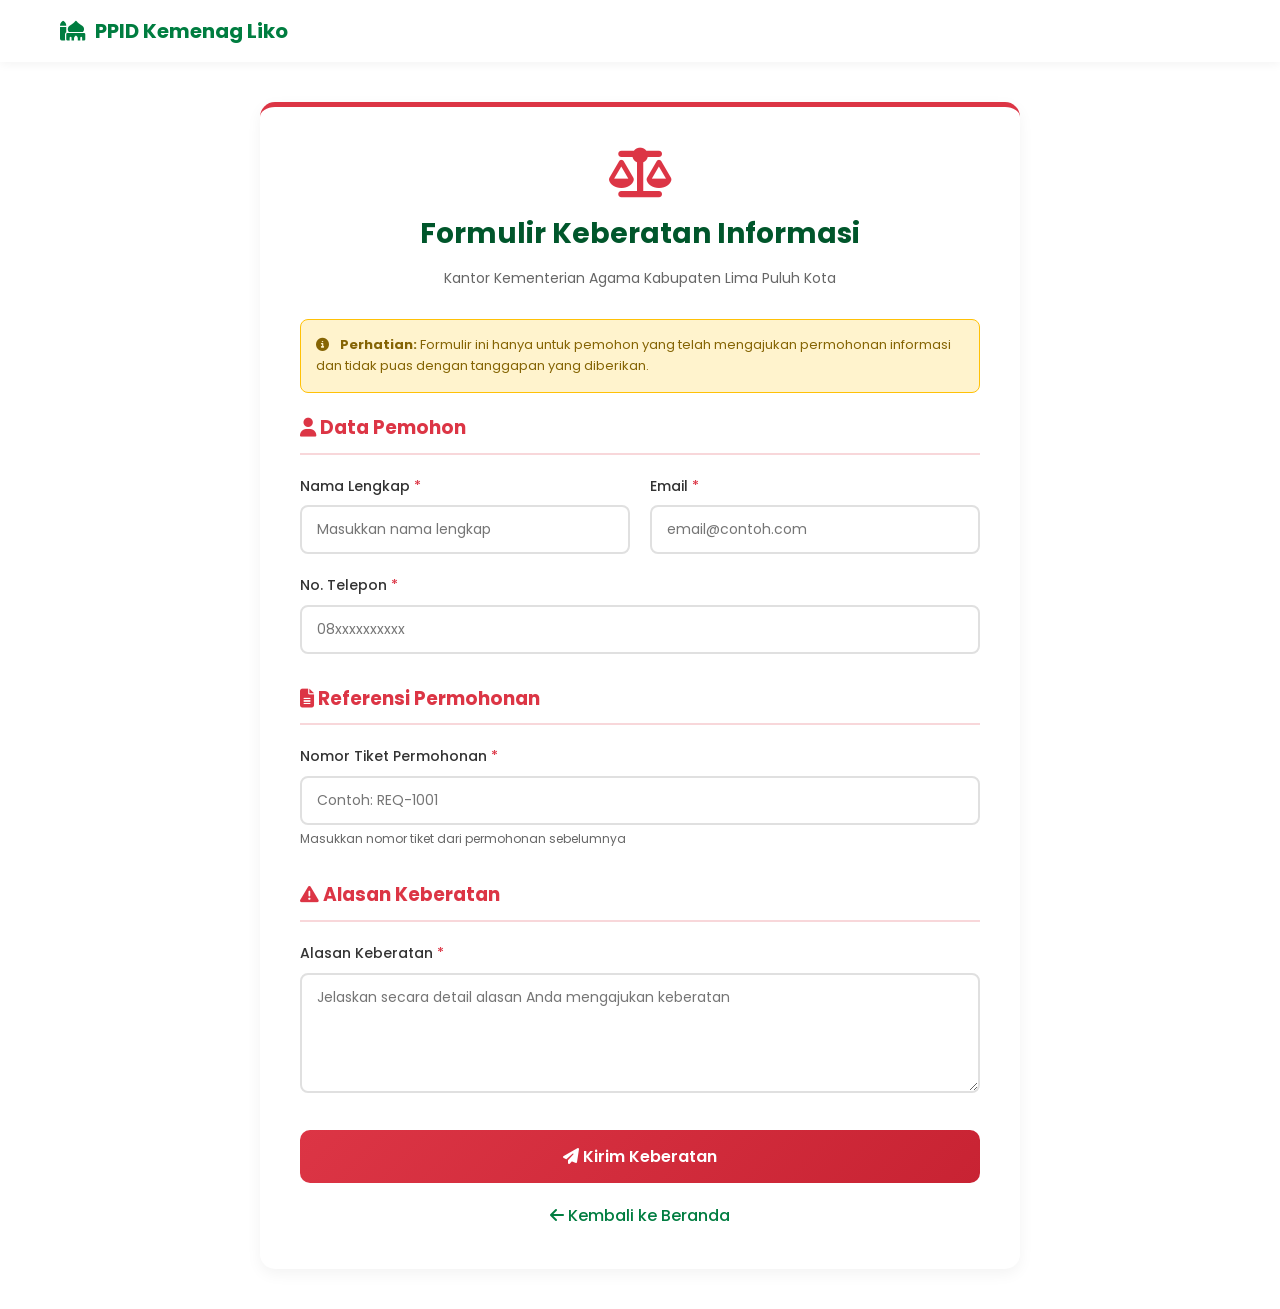
<file: keberatan.html>
<!DOCTYPE html>
<html lang="id">
<head>
    <meta charset="UTF-8">
    <meta name="viewport" content="width=device-width, initial-scale=1.0">
    <title>Form Keberatan Informasi - PPID Kemenag Liko</title>
    <link href="https://fonts.googleapis.com/css2?family=Poppins:wght@300;400;500;600;700&display=swap" rel="stylesheet">
    <link rel="stylesheet" href="https://cdnjs.cloudflare.com/ajax/libs/font-awesome/6.4.0/css/all.min.css">
    <link rel="stylesheet" href="style.css">
    <style>
        .form-container { max-width: 800px; margin: 0 auto; padding: 40px 20px; }
        .form-card { background: white; border-radius: 15px; padding: 40px; box-shadow: 0 5px 15px rgba(0,0,0,0.05); border-top: 5px solid #dc3545; }
        .form-section { margin-bottom: 30px; }
        .form-section h3 { color: #dc3545; margin-bottom: 20px; padding-bottom: 10px; border-bottom: 2px solid #f8d7da; }
        .form-group { margin-bottom: 20px; }
        .form-group label { display: block; margin-bottom: 8px; font-weight: 500; color: #333; font-size: 14px; }
        .form-group label .required { color: #dc3545; }
        .form-group input, .form-group textarea { width: 100%; padding: 12px 15px; border: 2px solid #e0e0e0; border-radius: 8px; font-size: 14px; transition: all 0.3s; outline: none; font-family: 'Poppins', sans-serif; }
        .form-group input:focus, .form-group textarea:focus { border-color: #dc3545; box-shadow: 0 0 0 3px rgba(220, 53, 69, 0.1); }
        .form-group textarea { resize: vertical; min-height: 120px; }
        .form-row { display: grid; grid-template-columns: 1fr 1fr; gap: 20px; }
        .info-box { background: #fff3cd; border: 1px solid #ffc107; border-radius: 8px; padding: 15px; margin-bottom: 20px; font-size: 13px; color: #856404; }
        .info-box i { margin-right: 8px; }
        .btn-submit { width: 100%; padding: 14px; background: linear-gradient(135deg, #dc3545, #c82333); color: white; border: none; border-radius: 10px; font-size: 16px; font-weight: 600; cursor: pointer; transition: all 0.3s; }
        .btn-submit:hover { transform: translateY(-2px); box-shadow: 0 10px 20px rgba(220, 53, 69, 0.3); }
        .btn-submit:disabled { opacity: 0.6; cursor: not-allowed; transform: none; }
        .back-link { text-align: center; margin-top: 20px; }
        .back-link a { color: var(--primary-green); text-decoration: none; font-weight: 500; }
        .back-link a:hover { text-decoration: underline; }
        @media (max-width: 768px) { .form-row { grid-template-columns: 1fr; } .form-card { padding: 25px; } }
    </style>
</head>
<body>
    <header>
        <div class="container">
            <nav>
                <a href="index.html" class="logo"><i class="fas fa-mosque"></i> PPID Kemenag Liko</a>
            </nav>
        </div>
    </header>

    <div class="form-container">
        <div class="form-card">
            <div style="text-align: center; margin-bottom: 30px;">
                <i class="fas fa-balance-scale" style="font-size: 50px; color: #dc3545; margin-bottom: 15px;"></i>
                <h1 style="color: var(--dark-green); font-size: 28px; margin-bottom: 10px;">Formulir Keberatan Informasi</h1>
                <p style="color: var(--text-light); font-size: 14px;">Kantor Kementerian Agama Kabupaten Lima Puluh Kota</p>
            </div>

            <div class="info-box">
                <i class="fas fa-info-circle"></i>
                <strong>Perhatian:</strong> Formulir ini hanya untuk pemohon yang telah mengajukan permohonan informasi dan tidak puas dengan tanggapan yang diberikan.
            </div>

            <div id="alert" class="alert"></div>

            <form id="keberatan-form">
                <div class="form-section">
                    <h3><i class="fas fa-user"></i> Data Pemohon</h3>
                    <div class="form-row">
                        <div class="form-group">
                            <label>Nama Lengkap <span class="required">*</span></label>
                            <input type="text" id="nama" required placeholder="Masukkan nama lengkap">
                        </div>
                        <div class="form-group">
                            <label>Email <span class="required">*</span></label>
                            <input type="email" id="email" required placeholder="email@contoh.com">
                        </div>
                    </div>
                    <div class="form-group">
                        <label>No. Telepon <span class="required">*</span></label>
                        <input type="tel" id="telepon" required placeholder="08xxxxxxxxxx">
                    </div>
                </div>

                <div class="form-section">
                    <h3><i class="fas fa-file-alt"></i> Referensi Permohonan</h3>
                    <div class="form-group">
                        <label>Nomor Tiket Permohonan <span class="required">*</span></label>
                        <input type="text" id="no_permohonan" required placeholder="Contoh: REQ-1001">
                        <small style="color: #666; font-size: 12px;">Masukkan nomor tiket dari permohonan sebelumnya</small>
                    </div>
                </div>

                <div class="form-section">
                    <h3><i class="fas fa-exclamation-triangle"></i> Alasan Keberatan</h3>
                    <div class="form-group">
                        <label>Alasan Keberatan <span class="required">*</span></label>
                        <textarea id="alasan" required placeholder="Jelaskan secara detail alasan Anda mengajukan keberatan"></textarea>
                    </div>
                </div>

                <button type="submit" class="btn-submit" id="btn-submit">
                    <i class="fas fa-paper-plane"></i> Kirim Keberatan
                </button>
            </form>

            <div class="back-link">
                <a href="index.html"><i class="fas fa-arrow-left"></i> Kembali ke Beranda</a>
            </div>
        </div>
    </div>

    <script src="config.js"></script>
    <script src="api.js"></script>
    <script>
        document.getElementById('keberatan-form').addEventListener('submit', async (e) => {
            e.preventDefault();
            
            const btn = document.getElementById('btn-submit');
            const alert = document.getElementById('alert');
            
            btn.disabled = true;
            btn.innerHTML = '<i class="fas fa-spinner fa-spin"></i> Mengirim...';
            alert.style.display = 'none';

            const data = {
                nama: document.getElementById('nama').value,
                email: document.getElementById('email').value,
                telepon: document.getElementById('telepon').value,
                no_permohonan: document.getElementById('no_permohonan').value,
                alasan: document.getElementById('alasan').value
            };

            const result = await api.addKeberatan(data);

            if (result.success) {
                alert.className = 'alert alert-success';
                alert.innerHTML = `
                    <strong><i class="fas fa-check-circle"></i> Keberatan Berhasil Dikirim!</strong><br>
                    Nomor Tiket: <strong>${result.data.id}</strong><br>
                    Keberatan Anda akan ditinjau dalam waktu 14 hari kerja.
                `;
                alert.style.display = 'block';
                document.getElementById('keberatan-form').reset();
                btn.innerHTML = '<i class="fas fa-check"></i> Terkirim';
                
                setTimeout(() => {
                    btn.disabled = false;
                    btn.innerHTML = '<i class="fas fa-paper-plane"></i> Kirim Keberatan';
                }, 3000);
            } else {
                alert.className = 'alert alert-error';
                alert.textContent = 'Gagal mengirim keberatan. Silakan coba lagi.';
                alert.style.display = 'block';
                btn.disabled = false;
                btn.innerHTML = '<i class="fas fa-paper-plane"></i> Kirim Keberatan';
            }
        });
    </script>
</body>
</html>
</file>
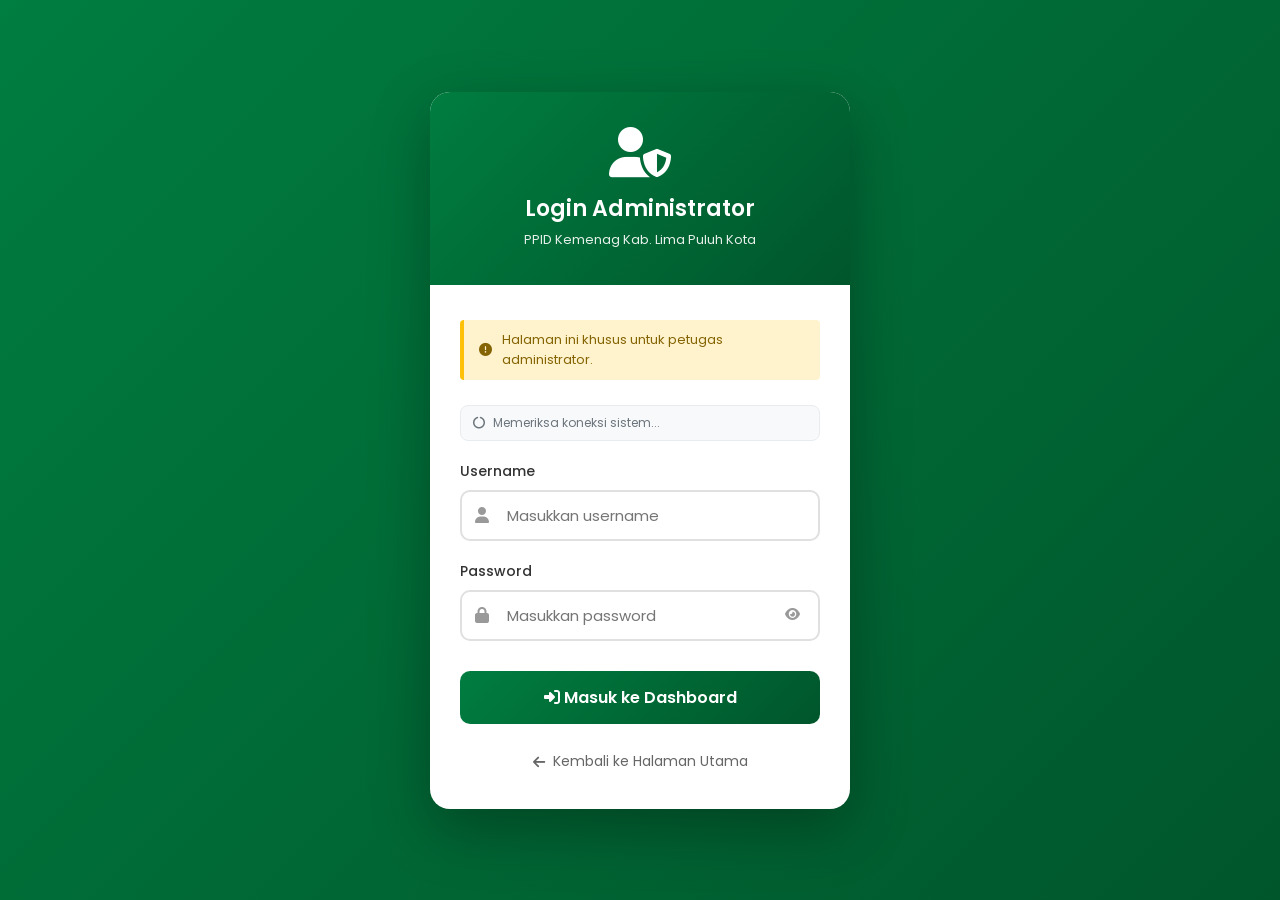
<file: login.html>
<!DOCTYPE html>
<html lang="id">
<head>
    <meta charset="UTF-8">
    <meta name="viewport" content="width=device-width, initial-scale=1.0">
    <meta name="robots" content="noindex, nofollow"> <!-- Mencegah indeksasi oleh search engine -->
    <meta name="description" content="Halaman Login Administrator PPID Kemenag Kab. Lima Puluh Kota">
    <title>Login Administrator - PPID Kemenag Liko</title>
    
    <link href="https://fonts.googleapis.com/css2?family=Poppins:wght@300;400;500;600;700&display=swap" rel="stylesheet">
    <link rel="stylesheet" href="https://cdnjs.cloudflare.com/ajax/libs/font-awesome/6.4.0/css/all.min.css">
    
    <style>
        * { margin: 0; padding: 0; box-sizing: border-box; font-family: 'Poppins', sans-serif; }
        body { min-height: 100vh; display: flex; align-items: center; justify-content: center; background: linear-gradient(135deg, #007D40 0%, #00562b 100%); padding: 20px; }
        
        .login-container { 
            background: white; 
            border-radius: 20px; 
            box-shadow: 0 20px 60px rgba(0,0,0,0.3); 
            overflow: hidden; 
            max-width: 420px; 
            width: 100%; 
            animation: slideUp 0.5s ease; 
        }
        
        @keyframes slideUp { 
            from { opacity: 0; transform: translateY(30px); } 
            to { opacity: 1; transform: translateY(0); } 
        }
        
        .login-header { 
            background: linear-gradient(135deg, #007D40, #00562b); 
            color: white; 
            padding: 35px 30px; 
            text-align: center; 
        }
        .login-header i { font-size: 50px; margin-bottom: 15px; }
        .login-header h1 { font-size: 22px; margin-bottom: 5px; font-weight: 600; }
        .login-header p { font-size: 13px; opacity: 0.9; }
        
        .login-body { padding: 35px 30px; }
        
        .admin-notice {
            background: #fff3cd;
            border-left: 4px solid #ffc107;
            color: #856404;
            padding: 10px 15px;
            border-radius: 4px;
            font-size: 13px;
            margin-bottom: 25px;
            display: flex;
            align-items: center;
            gap: 10px;
        }
        
        .form-group { margin-bottom: 20px; }
        .form-group label { display: block; margin-bottom: 8px; font-weight: 500; color: #333; font-size: 14px; }
        
        .input-wrapper { position: relative; }
        .input-wrapper i.input-icon { 
            position: absolute; 
            left: 15px; 
            top: 50%; 
            transform: translateY(-50%); 
            color: #999; 
            pointer-events: none;
        }
        
        .form-group input { 
            width: 100%; 
            padding: 12px 45px 12px 45px; 
            border: 2px solid #e0e0e0; 
            border-radius: 10px; 
            font-size: 15px; 
            transition: all 0.3s; 
            outline: none; 
        }
        .form-group input:focus { 
            border-color: #007D40; 
            box-shadow: 0 0 0 3px rgba(0, 125, 64, 0.1); 
        }
        
        .toggle-password {
            position: absolute;
            right: 15px;
            top: 50%;
            transform: translateY(-50%);
            background: none;
            border: none;
            color: #999;
            cursor: pointer;
            padding: 5px;
            transition: color 0.3s;
            z-index: 10;
        }
        .toggle-password:hover { color: #007D40; }
        
        .btn-login { 
            width: 100%; 
            padding: 14px; 
            background: linear-gradient(135deg, #007D40, #00562b); 
            color: white; 
            border: none; 
            border-radius: 10px; 
            font-size: 16px; 
            font-weight: 600; 
            cursor: pointer; 
            transition: all 0.3s; 
            margin-top: 10px; 
        }
        .btn-login:hover { 
            transform: translateY(-2px); 
            box-shadow: 0 10px 20px rgba(0, 125, 64, 0.3); 
        }
        .btn-login:disabled { 
            opacity: 0.6; 
            cursor: not-allowed; 
            transform: none; 
        }
        
        .alert { 
            padding: 12px 15px; 
            border-radius: 8px; 
            margin-bottom: 20px; 
            font-size: 14px; 
            display: none; 
        }
        .alert-error { background: #fee; color: #c33; border: 1px solid #fcc; }
        .alert-success { background: #efe; color: #3c3; border: 1px solid #cfc; }
        
        .back-link { text-align: center; margin-top: 25px; }
        .back-link a { 
            color: #666; 
            text-decoration: none; 
            font-size: 14px; 
            display: inline-flex;
            align-items: center;
            gap: 8px;
            transition: color 0.3s;
        }
        .back-link a:hover { color: #007D40; }
        
        /* Connection Status Indicator */
        .connection-status {
            background: #f8f9fa;
            border: 1px solid #e9ecef;
            border-radius: 8px;
            padding: 8px 12px;
            margin-bottom: 20px;
            font-size: 12px;
            color: #6c757d;
            display: flex;
            align-items: center;
            gap: 8px;
            transition: all 0.3s;
        }
        .connection-status.success { background: #d4edda; border-color: #c3e6cb; color: #155724; }
        .connection-status.error { background: #f8d7da; border-color: #f5c6cb; color: #721c24; }
    </style>
</head>
<body>
    <div class="login-container">
        <div class="login-header">
            <i class="fas fa-user-shield"></i>
            <h1>Login Administrator</h1>
            <p>PPID Kemenag Kab. Lima Puluh Kota</p>
        </div>
        <div class="login-body">
            
            <!-- Peringatan Khusus Admin -->
            <div class="admin-notice">
                <i class="fas fa-exclamation-circle"></i>
                <span>Halaman ini khusus untuk petugas administrator.</span>
            </div>

            <!-- Indikator Koneksi Database -->
            <div id="connection-status" class="connection-status">
                <i class="fas fa-circle-notch fa-spin"></i>
                <span>Memeriksa koneksi sistem...</span>
            </div>

            <div id="alert" class="alert"></div>
            
            <form id="login-form" novalidate>
                <div class="form-group">
                    <label for="username">Username</label>
                    <div class="input-wrapper">
                        <i class="fas fa-user input-icon"></i>
                        <input type="text" id="username" placeholder="Masukkan username" required autocomplete="username">
                    </div>
                </div>
                
                <div class="form-group">
                    <label for="password">Password</label>
                    <div class="input-wrapper">
                        <i class="fas fa-lock input-icon"></i>
                        <input type="password" id="password" placeholder="Masukkan password" required autocomplete="current-password">
                        <button type="button" class="toggle-password" id="toggle-password" title="Tampilkan/Sembunyikan Password" tabindex="-1" aria-label="Toggle password visibility">
                            <i class="fas fa-eye"></i>
                        </button>
                    </div>
                </div>
                
                <button type="submit" class="btn-login" id="btn-login">
                    <i class="fas fa-sign-in-alt"></i> Masuk ke Dashboard
                </button>
            </form>

            <div class="back-link">
                <a href="index.html">
                    <i class="fas fa-arrow-left"></i> Kembali ke Halaman Utama
                </a>
            </div>
        </div>
    </div>

    <script src="config.js"></script>
    <script src="api.js"></script>
    <script>
        // 1. Cek sesi dan koneksi database saat halaman dimuat
        window.addEventListener('DOMContentLoaded', async () => {
            const session = CONFIG.getCurrentUser();
            if (session && session.role === 'admin') {
                window.location.href = 'dashboard.html';
                return;
            }

            // Test koneksi ke Google Apps Script
            const statusEl = document.getElementById('connection-status');
            try {
                const testResult = await api.getProfil();
                if (testResult.success) {
                    statusEl.className = 'connection-status success';
                    statusEl.innerHTML = '<i class="fas fa-check-circle"></i><span>Sistem siap</span>';
                } else {
                    throw new Error(testResult.error);
                }
            } catch (error) {
                statusEl.className = 'connection-status error';
                statusEl.innerHTML = '<i class="fas fa-exclamation-triangle"></i><span>Koneksi sistem terganggu</span>';
            }
        });

        // 2. Fitur Toggle Password Visibility (Eye)
        document.getElementById('toggle-password').addEventListener('click', function() {
            const passwordInput = document.getElementById('password');
            const icon = this.querySelector('i');
            
            if (passwordInput.type === 'password') {
                passwordInput.type = 'text';
                icon.classList.remove('fa-eye');
                icon.classList.add('fa-eye-slash');
                this.setAttribute('aria-label', 'Sembunyikan password');
            } else {
                passwordInput.type = 'password';
                icon.classList.remove('fa-eye-slash');
                icon.classList.add('fa-eye');
                this.setAttribute('aria-label', 'Tampilkan password');
            }
            passwordInput.focus();
        });

        // 3. Handle Login Submit
        document.getElementById('login-form').addEventListener('submit', async (e) => {
            e.preventDefault();
            
            const username = document.getElementById('username').value.trim();
            const password = document.getElementById('password').value;
            const btn = document.getElementById('btn-login');
            const alert = document.getElementById('alert');
            
            if (!username || !password) {
                alert.className = 'alert alert-error';
                alert.textContent = 'Username dan password wajib diisi.';
                alert.style.display = 'block';
                return;
            }
            
            btn.disabled = true;
            btn.innerHTML = '<i class="fas fa-spinner fa-spin"></i> Memverifikasi...';
            alert.style.display = 'none';
            
            const result = await api.login(username, password);
            
            if (result.success) {
                localStorage.setItem('ppid_session', JSON.stringify(result.user));
                
                alert.className = 'alert alert-success';
                alert.textContent = 'Login berhasil! Mengalihkan ke Dashboard...';
                alert.style.display = 'block';
                
                setTimeout(() => {
                    window.location.href = 'dashboard.html';
                }, 1000);
            } else {
                alert.className = 'alert alert-error';
                alert.textContent = result.error || 'Username atau password salah. Silakan coba lagi.';
                alert.style.display = 'block';
                
                btn.disabled = false;
                btn.innerHTML = '<i class="fas fa-sign-in-alt"></i> Masuk ke Dashboard';
                
                // Bersihkan password dan kembalikan fokus untuk keamanan
                document.getElementById('password').value = '';
                document.getElementById('password').focus();
            }
        });
    </script>
</body>
</html>
</file>
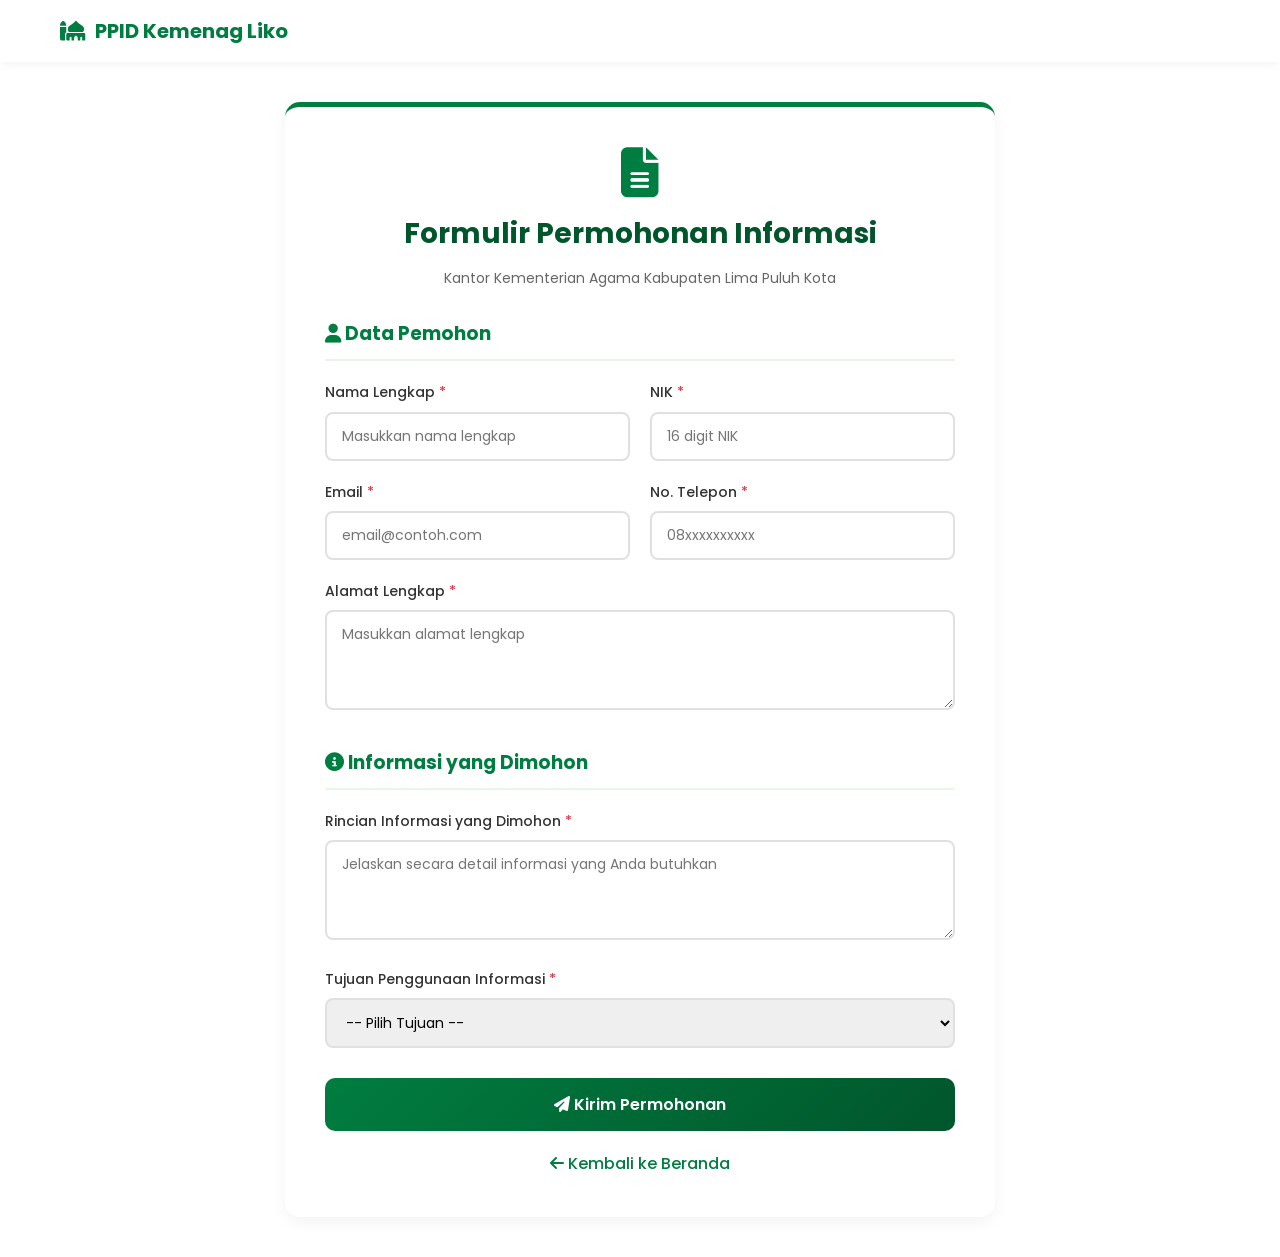
<file: permohonan.html>
<!DOCTYPE html>
<html lang="id">
<head>
    <meta charset="UTF-8">
    <meta name="viewport" content="width=device-width, initial-scale=1.0">
    <title>Form Permohonan Informasi - PPID Kemenag Liko</title>
    <link href="https://fonts.googleapis.com/css2?family=Poppins:wght@300;400;500;600;700&display=swap" rel="stylesheet">
    <link rel="stylesheet" href="https://cdnjs.cloudflare.com/ajax/libs/font-awesome/6.4.0/css/all.min.css">
    <link rel="stylesheet" href="style.css">
    <style>
        .form-container { max-width: 800px; margin: 0 auto; padding: 40px 20px; }
        .form-card { background: white; border-radius: 15px; padding: 40px; box-shadow: 0 5px 15px rgba(0,0,0,0.05); border-top: 5px solid var(--primary-green); }
        .form-section { margin-bottom: 30px; }
        .form-section h3 { color: var(--primary-green); margin-bottom: 20px; padding-bottom: 10px; border-bottom: 2px solid var(--light-green); }
        .form-group { margin-bottom: 20px; }
        .form-group label { display: block; margin-bottom: 8px; font-weight: 500; color: #333; font-size: 14px; }
        .form-group label .required { color: #dc3545; }
        .form-group input, .form-group textarea, .form-group select { width: 100%; padding: 12px 15px; border: 2px solid #e0e0e0; border-radius: 8px; font-size: 14px; transition: all 0.3s; outline: none; font-family: 'Poppins', sans-serif; }
        .form-group input:focus, .form-group textarea:focus, .form-group select:focus { border-color: var(--primary-green); box-shadow: 0 0 0 3px rgba(0, 125, 64, 0.1); }
        .form-group textarea { resize: vertical; min-height: 100px; }
        .form-row { display: grid; grid-template-columns: 1fr 1fr; gap: 20px; }
        .btn-submit { width: 100%; padding: 14px; background: linear-gradient(135deg, var(--primary-green), var(--dark-green)); color: white; border: none; border-radius: 10px; font-size: 16px; font-weight: 600; cursor: pointer; transition: all 0.3s; }
        .btn-submit:hover { transform: translateY(-2px); box-shadow: 0 10px 20px rgba(0, 125, 64, 0.3); }
        .btn-submit:disabled { opacity: 0.6; cursor: not-allowed; transform: none; }
        .back-link { text-align: center; margin-top: 20px; }
        .back-link a { color: var(--primary-green); text-decoration: none; font-weight: 500; }
        .back-link a:hover { text-decoration: underline; }
        @media (max-width: 768px) { .form-row { grid-template-columns: 1fr; } .form-card { padding: 25px; } }
    </style>
</head>
<body>
    <header>
        <div class="container">
            <nav>
                <a href="index.html" class="logo"><i class="fas fa-mosque"></i> PPID Kemenag Liko</a>
            </nav>
        </div>
    </header>

    <div class="form-container">
        <div class="form-card">
            <div style="text-align: center; margin-bottom: 30px;">
                <i class="fas fa-file-alt" style="font-size: 50px; color: var(--primary-green); margin-bottom: 15px;"></i>
                <h1 style="color: var(--dark-green); font-size: 28px; margin-bottom: 10px;">Formulir Permohonan Informasi</h1>
                <p style="color: var(--text-light); font-size: 14px;">Kantor Kementerian Agama Kabupaten Lima Puluh Kota</p>
            </div>

            <div id="alert" class="alert"></div>

            <form id="permohonan-form">
                <div class="form-section">
                    <h3><i class="fas fa-user"></i> Data Pemohon</h3>
                    <div class="form-row">
                        <div class="form-group">
                            <label>Nama Lengkap <span class="required">*</span></label>
                            <input type="text" id="nama" required placeholder="Masukkan nama lengkap">
                        </div>
                        <div class="form-group">
                            <label>NIK <span class="required">*</span></label>
                            <input type="text" id="nik" required placeholder="16 digit NIK" maxlength="16">
                        </div>
                    </div>
                    <div class="form-row">
                        <div class="form-group">
                            <label>Email <span class="required">*</span></label>
                            <input type="email" id="email" required placeholder="email@contoh.com">
                        </div>
                        <div class="form-group">
                            <label>No. Telepon <span class="required">*</span></label>
                            <input type="tel" id="telepon" required placeholder="08xxxxxxxxxx">
                        </div>
                    </div>
                    <div class="form-group">
                        <label>Alamat Lengkap <span class="required">*</span></label>
                        <textarea id="alamat" required placeholder="Masukkan alamat lengkap"></textarea>
                    </div>
                </div>

                <div class="form-section">
                    <h3><i class="fas fa-info-circle"></i> Informasi yang Dimohon</h3>
                    <div class="form-group">
                        <label>Rincian Informasi yang Dimohon <span class="required">*</span></label>
                        <textarea id="rincian" required placeholder="Jelaskan secara detail informasi yang Anda butuhkan"></textarea>
                    </div>
                    <div class="form-group">
                        <label>Tujuan Penggunaan Informasi <span class="required">*</span></label>
                        <select id="tujuan" required>
                            <option value="">-- Pilih Tujuan --</option>
                            <option value="Penelitian">Penelitian</option>
                            <option value="Akademis">Akademis</option>
                            <option value="Jurnalistik">Jurnalistik</option>
                            <option value="Pengawasan">Pengawasan</option>
                            <option value="Kepentingan Pribadi">Kepentingan Pribadi</option>
                            <option value="Lainnya">Lainnya</option>
                        </select>
                    </div>
                </div>

                <button type="submit" class="btn-submit" id="btn-submit">
                    <i class="fas fa-paper-plane"></i> Kirim Permohonan
                </button>
            </form>

            <div class="back-link">
                <a href="index.html"><i class="fas fa-arrow-left"></i> Kembali ke Beranda</a>
            </div>
        </div>
    </div>

    <script src="config.js"></script>
    <script src="api.js"></script>
    <script>
        document.getElementById('permohonan-form').addEventListener('submit', async (e) => {
            e.preventDefault();
            
            const btn = document.getElementById('btn-submit');
            const alert = document.getElementById('alert');
            
            btn.disabled = true;
            btn.innerHTML = '<i class="fas fa-spinner fa-spin"></i> Mengirim...';
            alert.style.display = 'none';

            const data = {
                nama: document.getElementById('nama').value,
                nik: document.getElementById('nik').value,
                email: document.getElementById('email').value,
                telepon: document.getElementById('telepon').value,
                alamat: document.getElementById('alamat').value,
                rincian: document.getElementById('rincian').value,
                tujuan: document.getElementById('tujuan').value
            };

            const result = await api.addPermohonan(data);

            if (result.success) {
                alert.className = 'alert alert-success';
                alert.innerHTML = `
                    <strong><i class="fas fa-check-circle"></i> Permohonan Berhasil Dikirim!</strong><br>
                    Nomor Tiket: <strong>${result.data.id}</strong><br>
                    Simpan nomor tiket ini untuk melacak status permohonan Anda.
                `;
                alert.style.display = 'block';
                document.getElementById('permohonan-form').reset();
                btn.innerHTML = '<i class="fas fa-check"></i> Terkirim';
                
                setTimeout(() => {
                    btn.disabled = false;
                    btn.innerHTML = '<i class="fas fa-paper-plane"></i> Kirim Permohonan';
                }, 3000);
            } else {
                alert.className = 'alert alert-error';
                alert.textContent = 'Gagal mengirim permohonan. Silakan coba lagi.';
                alert.style.display = 'block';
                btn.disabled = false;
                btn.innerHTML = '<i class="fas fa-paper-plane"></i> Kirim Permohonan';
            }
        });
    </script>
</body>
</html>
</file>
<file: style.css>
/* =========================================
   PPID Kemenag Liko - Shared Styles
   Version: 2.3.0
   ========================================= */

:root {
    /* Colors */
    --primary-green: #007D40;
    --dark-green: #00562b;
    --light-green: #e8f5e9;
    --accent-yellow: #FFC107;
    --text-dark: #333333;
    --text-light: #666666;
    --bg-gray: #f4f7f6;
    --white: #ffffff;
    --border-color: #e0e0e0;
    --success: #28a745;
    --warning: #ffc107;
    --danger: #dc3545;
    --info: #17a2b8;

    /* Spacing & Sizing */
    --container-max-width: 1200px;
    
    /* Border Radius */
    --radius-sm: 8px;
    --radius-md: 12px;
    --radius-lg: 20px;
    --radius-full: 9999px;

    /* Transitions */
    --transition-fast: 0.2s ease;
    --transition-base: 0.3s ease;
    --transition-slow: 0.5s ease;
}

/* =========================================
   RESET & BASE
   ========================================= */
* {
    margin: 0;
    padding: 0;
    box-sizing: border-box;
    font-family: 'Poppins', sans-serif;
}

html {
    scroll-behavior: smooth;
}

body {
    color: var(--text-dark);
    background-color: var(--white);
    line-height: 1.6;
    overflow-x: hidden;
    display: flex;
    flex-direction: column;
    min-height: 100vh;
}

/* Accessibility: Focus Visible */
*:focus-visible {
    outline: 2px solid var(--primary-green);
    outline-offset: 2px;
}

/* Custom Scrollbar */
::-webkit-scrollbar {
    width: 8px;
    height: 8px;
}
::-webkit-scrollbar-track {
    background: #f1f1f1;
}
::-webkit-scrollbar-thumb {
    background: #c1c1c1;
    border-radius: 10px;
}
::-webkit-scrollbar-thumb:hover {
    background: var(--primary-green);
}

.container {
    max-width: var(--container-max-width);
    margin: 0 auto;
    padding: 0 20px;
    width: 100%;
}

/* =========================================
   HEADER & NAVIGATION
   ========================================= */
header {
    background-color: rgba(255, 255, 255, 0.95);
    backdrop-filter: blur(10px);
    -webkit-backdrop-filter: blur(10px);
    box-shadow: 0 2px 10px rgba(0,0,0,0.05);
    position: sticky;
    top: 0;
    z-index: 1000;
    transition: all var(--transition-base);
}

nav {
    display: flex;
    justify-content: space-between;
    align-items: center;
    padding: 15px 0;
}

.logo {
    font-size: 20px;
    font-weight: 700;
    color: var(--primary-green);
    text-decoration: none;
    display: flex;
    align-items: center;
    gap: 10px;
    transition: opacity var(--transition-fast);
}

.logo:hover {
    opacity: 0.8;
}

.nav-links {
    display: flex;
    gap: 25px;
    list-style: none;
    align-items: center;
}

.nav-links a {
    text-decoration: none;
    color: var(--text-dark);
    font-weight: 500;
    font-size: 15px;
    cursor: pointer;
    transition: color var(--transition-fast);
    position: relative;
}

.nav-links a::after {
    content: '';
    position: absolute;
    width: 0;
    height: 2px;
    bottom: -4px;
    left: 0;
    background-color: var(--primary-green);
    transition: width var(--transition-base);
}

.nav-links a:hover::after, 
.nav-links a.active::after {
    width: 100%;
}

.nav-links a:hover, 
.nav-links a.active {
    color: var(--primary-green);
}

/* =========================================
   BUTTONS
   ========================================= */
.btn {
    display: inline-flex;
    align-items: center;
    justify-content: center;
    gap: 8px;
    padding: 10px 24px;
    border-radius: var(--radius-full);
    text-decoration: none;
    font-weight: 600;
    transition: all var(--transition-base);
    cursor: pointer;
    border: 2px solid transparent;
    font-size: 14px;
}

.btn-primary {
    background-color: var(--primary-green);
    color: var(--white);
}

.btn-primary:hover {
    background-color: var(--dark-green);
    transform: translateY(-2px);
    box-shadow: 0 5px 15px rgba(0, 125, 64, 0.3);
}

.btn-outline {
    background-color: transparent;
    color: var(--primary-green);
    border-color: var(--primary-green);
}

.btn-outline:hover {
    background-color: var(--primary-green);
    color: var(--white);
    transform: translateY(-2px);
}

.btn-danger {
    background-color: var(--danger);
    color: var(--white);
}

.btn-danger:hover {
    background-color: #c82333;
    transform: translateY(-2px);
}

.btn-warning {
    background-color: var(--warning);
    color: var(--text-dark);
}

.btn-warning:hover {
    background-color: #e0a800;
    transform: translateY(-2px);
}

.menu-toggle {
    display: none;
    font-size: 24px;
    color: var(--primary-green);
    cursor: pointer;
    padding: 5px;
}

/* =========================================
   HERO SECTION
   ========================================= */
.hero {
    display: flex;
    align-items: center;
    justify-content: space-between;
    padding: 80px 0;
    gap: 50px;
}

.hero-text { flex: 1; }

.hero-text h1 {
    font-size: 42px;
    line-height: 1.2;
    color: var(--dark-green);
    margin-bottom: 20px;
}

.hero-text p {
    font-size: 16px;
    color: var(--text-light);
    margin-bottom: 30px;
}

.hero-image {
    flex: 1;
    display: flex;
    justify-content: flex-end;
}

.hero-image img {
    width: 100%;
    max-width: 500px;
    border-radius: var(--radius-lg);
    box-shadow: 0 20px 40px rgba(0,0,0,0.1);
    transition: transform var(--transition-slow);
}

.hero-image img:hover {
    transform: scale(1.02);
}

/* =========================================
   STATS SECTION
   ========================================= */
.stats {
    background-color: var(--light-green);
    padding: 60px 0;
    border-top: 1px solid #c8e6c9;
    border-bottom: 1px solid #c8e6c9;
}

.stats-grid {
    display: grid;
    grid-template-columns: repeat(4, 1fr);
    gap: 30px;
    text-align: center;
}

.stat-item {
    display: flex;
    flex-direction: column;
    align-items: center;
    gap: 15px;
}

.stat-circle {
    width: 120px;
    height: 120px;
    background-color: var(--white);
    border: 4px solid var(--primary-green);
    border-radius: 50%;
    display: flex;
    justify-content: center;
    align-items: center;
    font-size: 36px;
    font-weight: 700;
    color: var(--primary-green);
    box-shadow: 0 10px 20px rgba(0,125,64,0.1);
    transition: all var(--transition-base);
}

.stat-item:hover .stat-circle {
    transform: scale(1.1);
    background-color: var(--primary-green);
    color: var(--white);
}

.stat-item p {
    font-weight: 600;
    font-size: 16px;
}

/* =========================================
   CTA SECTION
   ========================================= */
.cta-section { padding: 80px 0; }

.cta-box {
    background: linear-gradient(135deg, #ffffff, var(--light-green));
    border-radius: var(--radius-lg);
    padding: 50px;
    box-shadow: 0 15px 30px rgba(0,0,0,0.05);
    display: flex;
    align-items: center;
    justify-content: space-between;
    gap: 40px;
    border: 1px solid var(--border-color);
}

.cta-text { flex: 1; }

.cta-text h2 {
    font-size: 32px;
    color: var(--dark-green);
    margin-bottom: 15px;
}

.cta-text p {
    color: var(--text-light);
    margin-bottom: 30px;
}

.cta-buttons {
    display: flex;
    gap: 15px;
    flex-wrap: wrap;
}

.cta-image { flex: 1; }

.cta-image img {
    width: 100%;
    border-radius: var(--radius-md);
}

/* =========================================
   KATEGORI SECTION
   ========================================= */
.kategori {
    background-color: var(--bg-gray);
    padding: 80px 0;
    text-align: center;
}

.kategori-header { margin-bottom: 50px; }

.kategori-header h2 {
    font-size: 36px;
    color: var(--dark-green);
    margin-bottom: 10px;
}

.kategori-header p {
    color: var(--text-light);
    max-width: 600px;
    margin: 0 auto;
}

.kategori-grid {
    display: grid;
    grid-template-columns: repeat(3, 1fr);
    gap: 30px;
}

.card {
    background-color: var(--white);
    padding: 40px 30px;
    border-radius: var(--radius-md);
    box-shadow: 0 10px 20px rgba(0,0,0,0.05);
    transition: all var(--transition-base);
    border-top: 5px solid var(--primary-green);
    display: flex;
    flex-direction: column;
    align-items: center;
    gap: 20px;
}

.card:hover {
    transform: translateY(-10px);
    box-shadow: 0 15px 30px rgba(0,125,64,0.15);
}

.card h3 {
    font-size: 20px;
    color: var(--text-dark);
}

/* =========================================
   PAGE HEADER & CONTENT
   ========================================= */
.page-header {
    background-color: var(--white);
    padding: 50px 0;
    text-align: center;
    border-bottom: 1px solid var(--border-color);
}

.breadcrumb {
    font-size: 14px;
    color: var(--text-light);
    margin-bottom: 15px;
}

.breadcrumb a {
    color: var(--primary-green);
    text-decoration: none;
    font-weight: 500;
    cursor: pointer;
}

.breadcrumb a:hover {
    text-decoration: underline;
}

.page-title {
    font-size: 38px;
    color: var(--dark-green);
    margin-bottom: 10px;
    font-weight: 700;
}

.page-subtitle {
    color: var(--text-light);
    font-size: 16px;
}

.content-section {
    background-color: var(--bg-gray);
    padding: 50px 0 80px;
    flex-grow: 1;
}

.tabs-container {
    display: flex;
    justify-content: center;
    flex-wrap: wrap;
    gap: 15px;
    margin-bottom: 40px;
}

.tab-btn {
    background-color: transparent;
    border: 2px solid var(--primary-green);
    color: var(--primary-green);
    padding: 10px 24px;
    border-radius: var(--radius-full);
    font-size: 15px;
    font-weight: 600;
    cursor: pointer;
    transition: all var(--transition-base);
}

.tab-btn:hover {
    background-color: var(--light-green);
    transform: translateY(-2px);
}

.tab-btn.active {
    background-color: var(--primary-green);
    color: var(--white);
    box-shadow: 0 4px 15px rgba(0, 125, 64, 0.2);
}

.data-card {
    background: var(--white);
    border-radius: var(--radius-md);
    box-shadow: 0 10px 30px rgba(0,0,0,0.05);
    padding: 30px;
    border-top: 5px solid var(--primary-green);
}

.card-header {
    display: flex;
    justify-content: space-between;
    align-items: center;
    margin-bottom: 25px;
    flex-wrap: wrap;
    gap: 15px;
}

.card-title {
    display: flex;
    align-items: center;
    gap: 10px;
    font-size: 22px;
    color: var(--dark-green);
}

.search-box {
    position: relative;
    width: 100%;
    max-width: 300px;
}

.search-box input {
    width: 100%;
    padding: 10px 15px 10px 40px;
    border: 1px solid var(--border-color);
    border-radius: var(--radius-full);
    font-size: 14px;
    outline: none;
    transition: all var(--transition-base);
}

.search-box input:focus {
    border-color: var(--primary-green);
    box-shadow: 0 0 0 3px rgba(0, 125, 64, 0.1);
}

.search-box i {
    position: absolute;
    left: 15px;
    top: 50%;
    transform: translateY(-50%);
    color: var(--text-light);
}

/* =========================================
   FILE DISPLAY STYLES
   ========================================= */
.file-item {
    display: flex;
    align-items: center;
    gap: 15px;
    padding: 15px;
    border: 1px solid var(--border-color);
    border-radius: var(--radius-md);
    margin-bottom: 15px;
    transition: all var(--transition-base);
    background: var(--white);
}

.file-item:hover {
    box-shadow: 0 5px 15px rgba(0,0,0,0.1);
    transform: translateY(-2px);
    border-color: var(--primary-green);
}

.file-thumbnail {
    width: 80px;
    height: 80px;
    border-radius: var(--radius-sm);
    object-fit: cover;
    border: 2px solid var(--light-green);
    cursor: pointer;
    transition: transform var(--transition-fast);
}

.file-thumbnail:hover {
    transform: scale(1.05);
}

.file-icon-box {
    width: 80px;
    height: 80px;
    display: flex;
    align-items: center;
    justify-content: center;
    background: var(--light-green);
    border-radius: var(--radius-sm);
}

.file-info { flex: 1; }

.file-title {
    font-weight: 600;
    color: var(--dark-green);
    margin-bottom: 5px;
}

.file-desc {
    font-size: 13px;
    color: var(--text-light);
    margin-bottom: 8px;
}

.file-meta {
    font-size: 12px;
    color: #999;
}

.download-btn {
    background-color: var(--primary-green);
    color: white;
    border: none;
    padding: 8px 16px;
    border-radius: var(--radius-sm);
    cursor: pointer;
    font-size: 13px;
    transition: all var(--transition-base);
    display: inline-flex;
    align-items: center;
    gap: 6px;
    text-decoration: none;
}

.download-btn:hover {
    background-color: var(--dark-green);
    transform: translateY(-2px);
}

.image-preview {
    max-width: 100%;
    border-radius: var(--radius-md);
    margin-top: 10px;
    cursor: pointer;
    transition: transform var(--transition-base);
}

.image-preview:hover {
    transform: scale(1.02);
}

/* =========================================
   FOOTER
   ========================================= */
footer {
    background-color: var(--dark-green);
    color: var(--white);
    padding: 60px 0 20px 0;
    margin-top: auto;
}

.footer-grid {
    display: grid;
    grid-template-columns: 1fr 1fr 1fr;
    gap: 40px;
    margin-bottom: 40px;
}

.footer-col h3 {
    font-size: 20px;
    margin-bottom: 20px;
    color: var(--accent-yellow);
}

.footer-col p {
    color: #d1ffd6;
    margin-bottom: 10px;
    font-size: 14px;
    white-space: pre-line;
}

.footer-bottom {
    text-align: center;
    padding-top: 20px;
    border-top: 1px solid rgba(255,255,255,0.1);
    font-size: 14px;
    color: #a5d6a7;
}

/* =========================================
   VIEW CONTROLLER & ANIMATIONS
   ========================================= */
.view-page { display: none; }
.view-page.active { display: block; }

.reveal {
    opacity: 0;
    transform: translateY(30px);
    transition: all 0.8s ease-out;
}

.reveal.active {
    opacity: 1;
    transform: translateY(0);
}

.loading {
    text-align: center;
    padding: 40px;
    color: var(--text-light);
}

.loading i {
    font-size: 40px;
    animation: spin 1s linear infinite;
}

@keyframes spin {
    100% { transform: rotate(360deg); }
}

/* =========================================
   MODAL
   ========================================= */
.modal {
    display: none;
    position: fixed;
    z-index: 2000;
    left: 0;
    top: 0;
    width: 100%;
    height: 100%;
    background-color: rgba(0,0,0,0.9);
    backdrop-filter: blur(4px);
    -webkit-backdrop-filter: blur(4px);
}

.modal-content {
    margin: auto;
    display: block;
    max-width: 90%;
    max-height: 90%;
    margin-top: 50px;
    border-radius: var(--radius-md);
    animation: zoomIn 0.3s ease;
}

@keyframes zoomIn {
    from { transform: scale(0.9); opacity: 0; }
    to { transform: scale(1); opacity: 1; }
}

.close-modal {
    position: absolute;
    top: 20px;
    right: 40px;
    color: #f1f1f1;
    font-size: 40px;
    font-weight: bold;
    cursor: pointer;
    transition: color var(--transition-fast);
}

.close-modal:hover {
    color: var(--accent-yellow);
}

/* =========================================
   ALERTS & UTILITIES
   ========================================= */
.alert {
    padding: 15px;
    border-radius: var(--radius-sm);
    margin-bottom: 20px;
    display: none;
}

.alert-success { background: #d4edda; color: #155724; border: 1px solid #c3e6cb; }
.alert-error { background: #f8d7da; color: #721c24; border: 1px solid #f5c6cb; }
.alert-warning { background: #fff3cd; color: #856404; border: 1px solid #ffc107; }

.text-center { text-align: center; }
.hidden { display: none !important; }
.sr-only {
    position: absolute;
    width: 1px;
    height: 1px;
    padding: 0;
    margin: -1px;
    overflow: hidden;
    clip: rect(0, 0, 0, 0);
    white-space: nowrap;
    border-width: 0;
}

/* =========================================
   PRINT STYLES (Penting untuk Website PPID)
   ========================================= */
@media print {
    header, footer, .btn, .menu-toggle, .search-box, .tabs-container, .cta-section {
        display: none !important;
    }
    
    body {
        background: white;
        color: black;
    }
    
    .container {
        max-width: 100%;
        padding: 0;
    }
    
    .data-card, .file-item {
        box-shadow: none;
        border: 1px solid #ddd;
        break-inside: avoid; /* Mencegah elemen terpotong saat dicetak */
    }
}

/* =========================================
   RESPONSIVE DESIGN
   ========================================= */
@media (max-width: 992px) {
    .hero, .cta-box { flex-direction: column; text-align: center; }
    .hero-image { justify-content: center; }
    .cta-buttons { justify-content: center; }
    .stats-grid { grid-template-columns: repeat(2, 1fr); }
    .kategori-grid { grid-template-columns: repeat(2, 1fr); }
    .footer-grid { grid-template-columns: 1fr; text-align: center; }
}

@media (max-width: 768px) {
    .menu-toggle { display: block; }
    .nav-links {
        display: none;
        flex-direction: column;
        position: absolute;
        top: 100%;
        left: 0;
        width: 100%;
        background-color: var(--white);
        padding: 20px;
        box-shadow: 0 10px 15px rgba(0,0,0,0.1);
        gap: 15px;
    }
    .nav-links.show { display: flex; }
    .nav-links a::after { display: none; } /* Hapus animasi underline di mobile */
    
    .kategori-grid { grid-template-columns: 1fr; }
    .hero-text h1 { font-size: 32px; }
    .page-title { font-size: 28px; }
    .card-header { flex-direction: column; align-items: flex-start; }
    .search-box { max-width: 100%; }
    .tabs-container { flex-direction: column; align-items: stretch; }
    .tab-btn { text-align: center; }
    
    .file-item { 
        flex-direction: column; 
        text-align: center; 
        align-items: center;
    }
    
    .file-info { width: 100%; }
    
    .download-btn {
        width: 100%;
        justify-content: center;
        margin-top: 10px;
    }
}

@media (max-width: 480px) {
    .stats-grid { grid-template-columns: 1fr; }
    .hero-text h1 { font-size: 28px; }
    .cta-box { padding: 30px 20px; }
    .cta-text h2 { font-size: 24px; }
}
</file>
